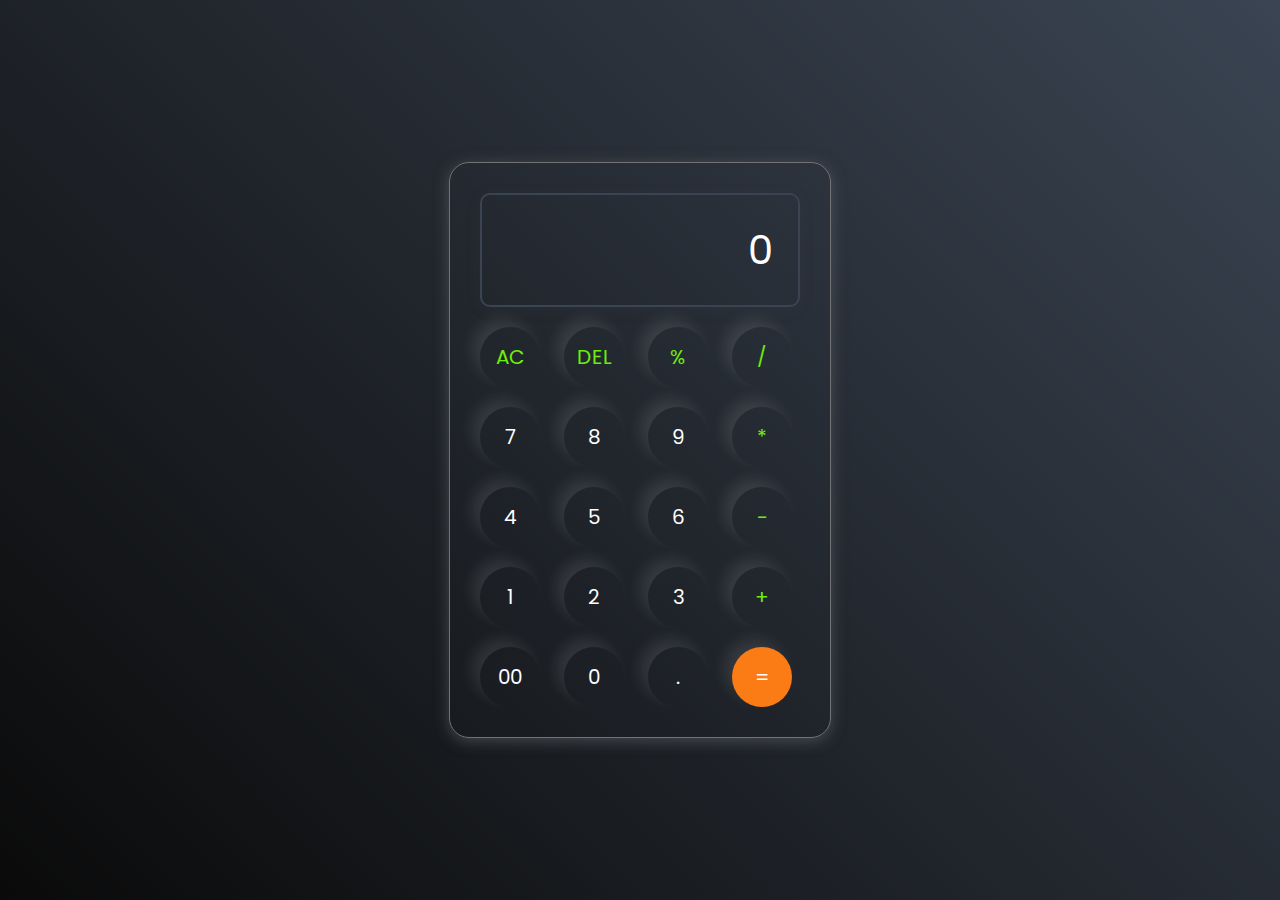
<file: CALCULATOR/index.html>
<!DOCTYPE html>
<html lang="en">
<head>
    <meta charset="UTF-8">
    <meta name="viewport" content="width=device-width, initial-scale=1.0">
    <link rel="stylesheet" href="./style.css">
    <title>Calculator</title>
    
</head>
<body>
    <div class="calculator">
        <input type="text" placeholder="0" id="inputbox">
        <div>
            <button class="operator">AC</button>
            <button class="operator">DEL</button>
            <button class="operator">%</button>
            <button class="operator">/</button>
        </div>
        <div>
            <button>7</button>
            <button>8</button>
            <button>9</button>
            <button class="operator">*</button>
        </div>
        <div>
            <button>4</button>
            <button>5</button>
            <button>6</button>
            <button class="operator">-</button>
        </div>
        <div>
            <button>1</button>
            <button>2</button>
            <button>3</button>
            <button class="operator">+</button>
        </div>
        <div>
            <button>00</button>
            <button>0</button>
            <button>.</button>
            <button class="equalBot">=</button>
        </div>
    </div>
    <script src="./first.js"></script>
</body>
</html>
</file>
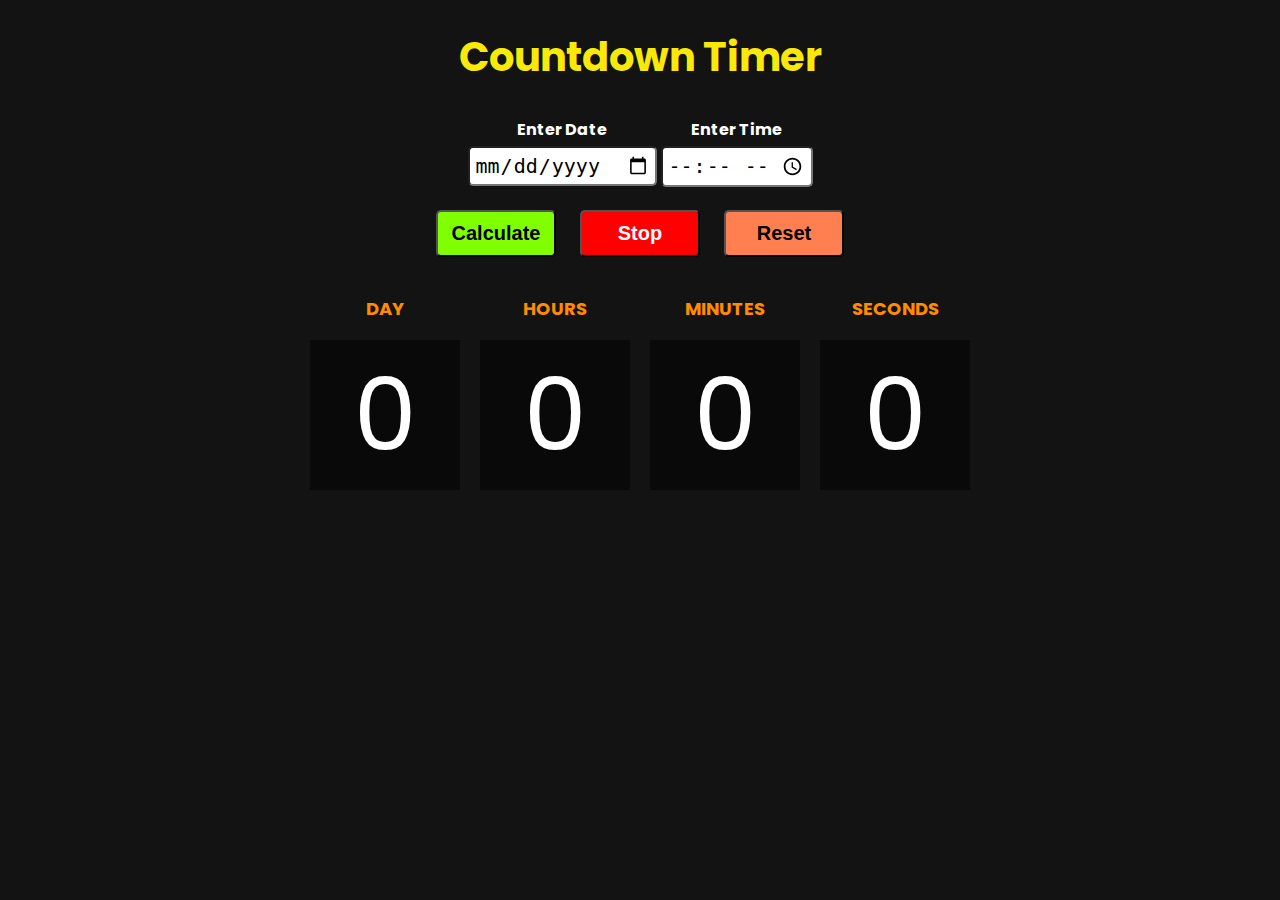
<file: COUNTDOWN TIMER/index.html>
<!DOCTYPE html>
<html>
    <head>
        <title>Countdown Timer</title>
        <link rel="stylesheet" href="style.css">
        <script src="./Script.js"></script>
    </head>
    <body>
        <h1>Countdown Timer</h1>
        <table>
            <thead>
                <tr>
                    <th>Enter Date</th>
                    <th>Enter Time</th>
                </tr>
            </thead>
            <tbody>
                <tr>
                    <td><input type="date" id="date" ></td>
                    <td><input type="time" id="time" ></td>
                </tr>
            </tbody>
        </table>
        <button id="calculate">Calculate</button>
        <button id="stop">Stop</button>
        <button id="reset">Reset</button>

        <div class="countdown">
            <div>
                <p class="heading">DAY</p>
                <div class="time" id="countdown-days">0</div>
            </div>
            <div>
                <p class="heading">HOURS</p>
                <div class="time" id="countdown-hours">0</div>
            </div>
            <div>
                <p class="heading">MINUTES</p>
                <div class="time" id="countdown-minutes">0</div>
            </div>
            <div>
                <p class="heading">SECONDS</p>
                <div class="time" id="countdown-seconds">0</div>
            </div>
        </div>
    </body>
</html>
</file>
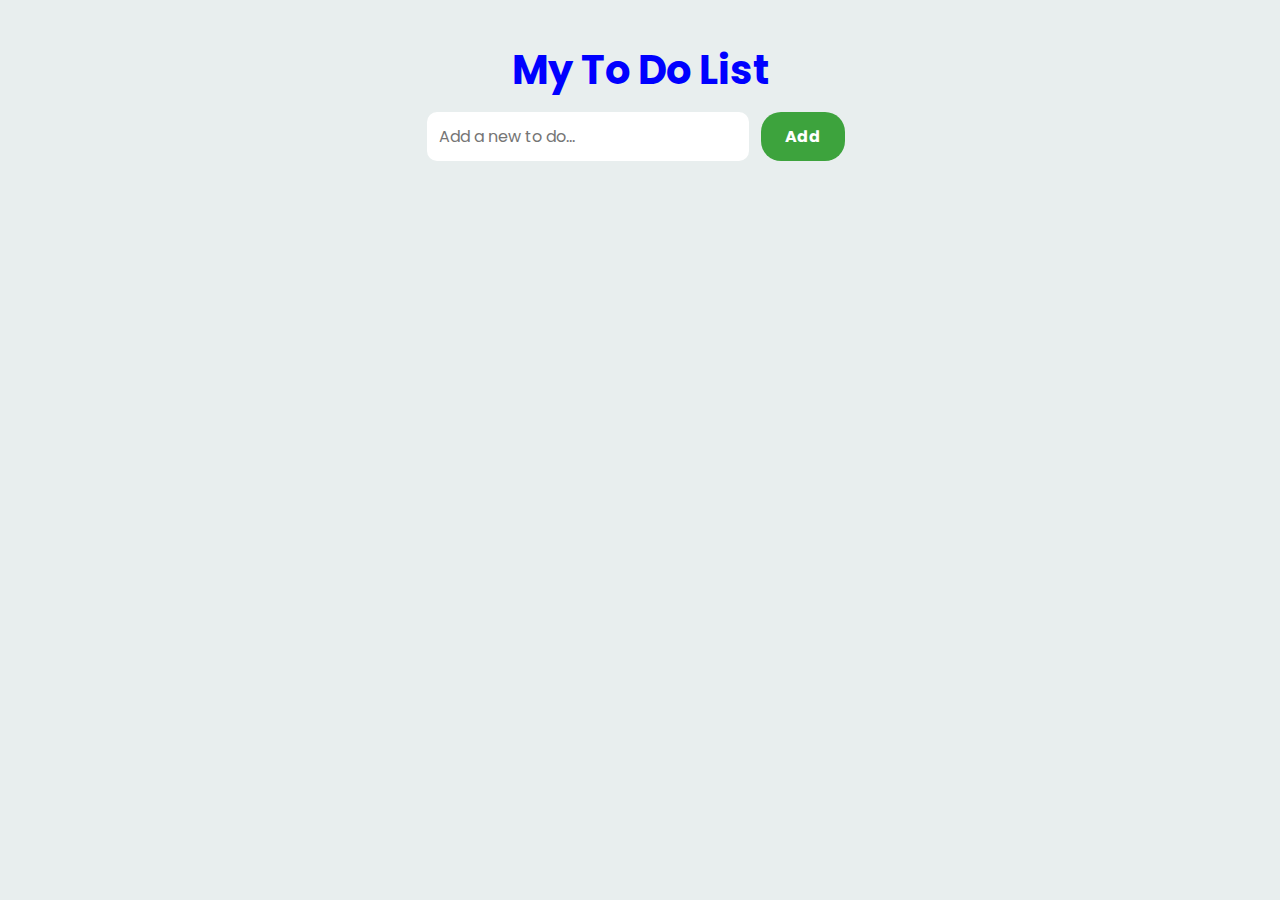
<file: TO DO LIST/index.html>
<!DOCTYPE html>
<html lang="en">
<head>
    <meta charset="UTF-8">
    <meta name="viewport" content="width=device-width, initial-scale=1.0">
    <link rel="stylesheet" href="./style.css">
    <title>To Do List - Project</title>
</head>
<body>
    <div class="container">
        <div class="input-container">
            <h1 >My To Do List</h1>
            <input type="text" placeholder="Add a new to do..." id="inputBox">
            <input type="button" value="Add" id="addBtn">
        </div>
        <ul class="todolist" id="Todolist">
            <!-- <li><P>Task1</p></li>
            <li>Task2</li>
            <li>Task3</li> -->
        </ul>
    </div>
    <script src="script.js"></script>
</body>
</html>
</file>
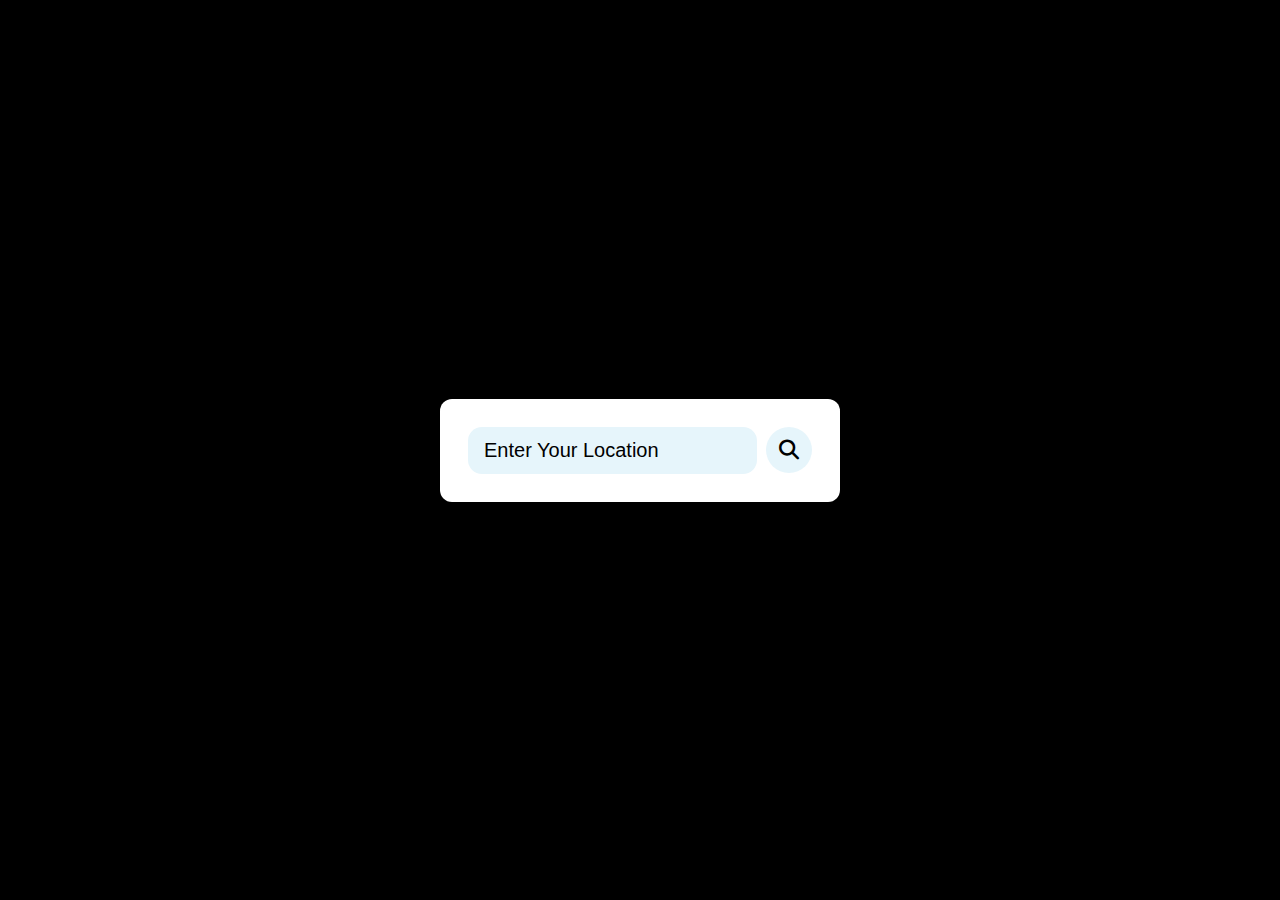
<file: Weather App/index.html>
<!DOCTYPE html>
<html lang="en">
<head>
    <meta charset="UTF-8">
    <meta http-equiv="X-UA-Compatible" content="IE=edge">
    <meta name="viewport" content="width=device-width, initial-scale=1.0">
    <title>Weather App With JavaScript</title>
    <link rel="stylesheet" href="style.css">
</head>
<body>
    <div class="container">
        <div class="header">
            <div class="search-box">
                <input type="text" placeholder="Enter your location" class="input-box">
                  <button class="fas fa-search" id="searchBtn"></button>
            </div>
        </div>

        <div class="location-not-found">
            <h1>Sorry, Location not found!!!</h1>
            <img src="/Weather App/photos/404.png" alt="404 Error">
        </div>

        <div class="weather-body">
            <img src="/Weather App/photos/cloud.png" alt="Weather Image" class="weather-img">

            <div class="weather-box">
                <p class="temperature">0 <sup>°C</sup></p>
                <p class="description">light rain</p>
            </div>

            <div class="weather-details">
                <div class="humidity">
                    <i class="fa-sharp fa-solid fa-droplet"></i>
                    <div class="text">
                        <span id="humidity">45%</span>
                        <p>Humidity</p>
                    </div>
                </div>

                <div class="wind">
                    <i class="fa-solid fa-wind"></i>
                    <div class="text">
                        <span id="wind-speed">12Km/H</span>
                        <p>Wind Speed</p>
                    </div>
                </div>
            </div>
        </div>
    </div>


    <script src="Script.js"></script>
    <link rel="stylesheet" href="https://cdnjs.cloudflare.com/ajax/libs/font-awesome/6.4.0/css/all.min.css">

</body>
</html>
</file>
<file: CALCULATOR/style.css>
@import url('https://fonts.googleapis.com/css2?family=Poppins:wght@500&display=swap');


*{
    margin: 0;
    padding: 0;
    box-sizing: border-box;
    font-family: "Poppins", sans-serif;
}

body{
    width: 100%;
    height: 100vh;
    display: flex;
    justify-content: center;
    align-items: center;
    background: linear-gradient(45deg, #0a0a0a , #3a4452);
}

.calculator{
    border: 1px solid #717377;
    padding: 20px;
    border-radius: 20px;
    background: transparent;
    box-shadow: 0px 3px 15px rgba(113, 115, 119, 0.5);
}

input{
    width: 320px;
    border: 2px solid #3a4452 ;  
    border-radius: 10px;   
    padding: 25px;
    margin: 10px;
    background: transparent;
    box-shadow: 0px 3px 15px rgba(84, 84, 84, 0.1);
    font-size: 40px;
    text-align: right;
    cursor: pointer;
    color: #ffffff;
}

input::placeholder{
    color: #ffffff;
}

button{
    border: none;
    width: 60px;
    height: 60px;
    margin: 10px;
    border-radius: 50px;
    background:transparent;
    color: #ffffff;
    font-size: 20px;
    box-shadow: -8px -8px 15px rgba(255, 255, 255, 0.1);
    cursor: pointer;
}

.equalBot{
    background-color: #fb7c14;
}
.operator{
           color: #6dee0a;
    }

    /*Responsive Styles */
 @media(max-width: 400px) {
    .calculator {
        padding: 15px;
    }

    input {
        font-size: 28px;
        padding: 20px;
    }

    button {
        width: 50px;
        height: 50px;
        font-size: 18px;
        margin: 8px;
    }
}
</file>
<file: COUNTDOWN TIMER/style.css>
@import url('https://fonts.googleapis.com/css2?family=Poppins:wght@400&display=swap');

body {
    text-align: center;
    background-color: #131313;
    font-family: 'Poppins', sans-serif;
}

h1 {
    color: #f9e909;
    font-size: 40px;
}

table {
    margin: auto;
}

th {
    color: #FFFFFF;
}

input {
    font-size: 20px;
    padding: 5px;
    border-radius: 5px;
}

button {
    min-width: 120px;
    margin: 20px 10px;
    padding: 10px;
    font-size: 20px;
    background-color: #FFFFFF;
    border-radius: 5px;
    font-weight: 600;
}

.countdown {
    display: flex;
    justify-content: center;
}

.heading {
    color:darkorange;
    font-size: 18px;
    text-transform: uppercase;
    font-weight: bold;
}

.time {
    background-color: #090909;
    color: #FFFFFF;
    font-size: 100px;
    width: 150px;
    margin: 0 10px;
}
#stop{
    background-color: red;
    color: white;
}

#calculate{
    background-color: chartreuse;
}
#reset{
    background-color: coral;
}
</file>
<file: TO DO LIST/style.css>
@import url('https://fonts.googleapis.com/css2?family=Poppins:wght@400&display=swap');

*{
    margin: 0;
    padding: 0;
    box-sizing: border-box;
    font-family: 'Poppins', sans-serif;
}

body{
   
    background-color: rgb(232, 238, 238);
}

.container{
    display: flex;
    flex-direction: column;
    justify-content: center;
    align-items: center;
    margin-top: 20px;
}

.input-container{
    width: 100%;
    max-width: 500px;
    text-align: center;
    padding: 20px;
}
h1{
    color: #0000ff;
   font-size: 40px;
}
#addBtn{
    border-radius: 20px;
}
#inputBox{
    border-radius: 10px;
}

.input-container input{
    border: none;
    outline: none;
    padding: 12px;
    margin-block: 12px;
    border-radius: 4px;
    font-size: 16px;

}


.input-container  input[type="text"]{
  width: 70%;
}
.input-container  input[type="button"]{
 background-color: #3da33d;
 color: white;
 font-weight: bold;
 margin: 8px;
 cursor: pointer;
 padding: 12px 24px ;
}
.input-container  input[type="button"]:hover{
    background-color: #60b160;
}

ul{
    width: 100%;
    max-width: 450px;
}

ul li{
    list-style-type: none;
    cursor: pointer;
    border-radius: 10px;
    margin-block-end: 12px;
    border: 0.125px solid #a19f9f;
    padding: 6px 12px;
    background-color: white;
    display: flex;
    align-items: center;
    justify-content: space-between;
    transition: background-color 0.5s;
}

ul li:hover{
    background-color: #cbcaca;
}

ul li p{
    flex-grow: 1;
}

.EditStyle{
    border: none;
    outline: none;
    font-size: 16px;
    background: none;
    font-weight: bold;
    cursor: pointer;
    color: #008000;
    padding: 8px;
}

.deleteStyle{
    border: none;
    outline: none;
    font-size: 16px;
    background: none;
    font-weight: bold;
    cursor: pointer;
    color: #ff0000;
    padding: 8px;
}

@media (max-width: 500px) {
.container {
 padding: 15px;
max-width: 90%;
}
#addBtn, #inputBox {
font-size: 14px;
}
}
</file>
<file: Weather App/style.css>
*{
    margin: 0;
    padding: 0;
    box-sizing: border-box;
    border: none;
    outline: none;
    font-family: sans-serif;
}

body{
    min-height: 100vh;
    display: flex;
    justify-content: center;
    align-items: center;
    background-color: #000;
}

.container{
    width: 400px;
    height: min-content;
    background-color: #fff;
    border-radius: 12px;
    padding: 28px;
}

.search-box{
    width: 100%;
    height: min-content;
    display: flex;
    justify-content: space-between;
    align-items: center;
}

.search-box input{
    width: 84%;
    font-size: 20px;
    text-transform: capitalize;
    color: #000;
    background-color: #e6f5fb;
    padding: 12px 16px;
    border-radius: 14px;
}

.search-box input::placeholder{
    color: #000;
}

.search-box button{
    width: 46px;
    height: 46px;
    background-color: #e6f5fb;
    border-radius: 50%;
    cursor: pointer;
    font-size: 20px;
}

.search-box button:hover{
    color: #fff;
    background-color: #ababab;
}

.weather-body{
    justify-content: center;
    align-items: center;
    flex-direction: column;
    margin-block: 20px;
    display: none;
}
.weather-body img{
    width: 60%;
}

.weather-box{
    margin-block: 20px;
    text-align: center;
}

.weather-box .temperature{
    font-size: 40px;
    font-weight: 800;
    position: relative;
}

.weather-box .temperature sup{
    font-size: 20px;
    position: absolute;
    font-weight: 600;
}

.weather-box .description{
    font-size: 20px;
    font-weight: 700;
    text-transform: capitalize;
}

.weather-details{
    width: 100%;
    display: flex;
    justify-content: space-between;
    margin-top: 30px;
}

.humidity, .wind{
    display: flex;
    align-items: center;
}

.humidity{
    margin-left: 20px;
}

.wind{
    margin-right: 20px;
}

.weather-details i{
    font-size: 36px;
}

.weather-details .text{
    margin-left: 10px;
    font-size: 16px;
}

.text span{
    font-size: 20px;
    font-weight: 700;
}

.location-not-found{
    margin-top: 20px;
    display: none;
    align-items: center;
    justify-content: center;
    flex-direction: column;
}

.location-not-found h1{
    font-size: 20px;
    color: #6b6b6b;
    margin-block-end: 15px;
}
.location-not-found img{
    width: 80%;
}
</file>
